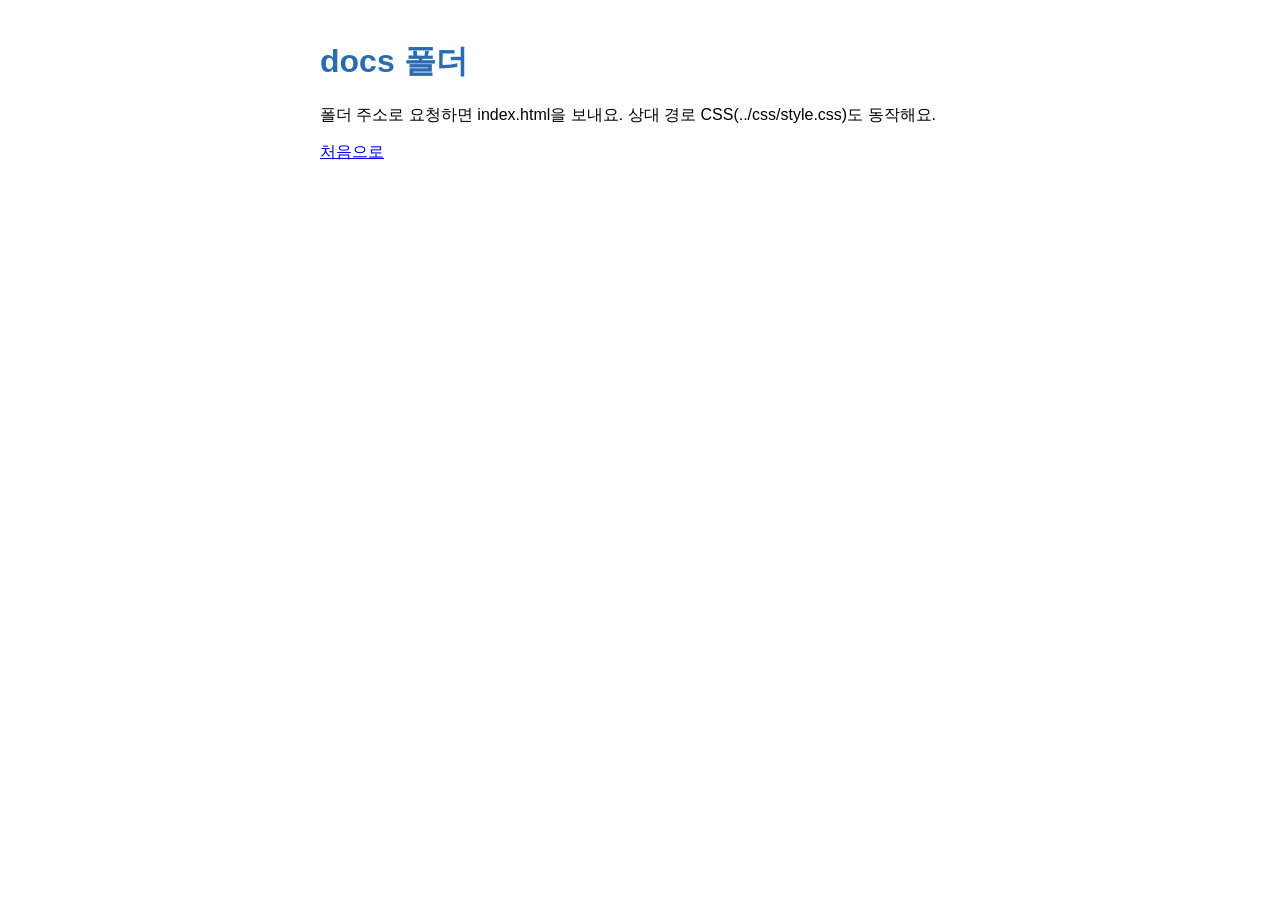
<file: www/docs/index.html>
<!doctype html>
<html lang="ko"><head><meta charset="utf-8"><title>docs</title><link rel="stylesheet" href="../css/style.css"></head>
<body><h1>docs 폴더</h1><p>폴더 주소로 요청하면 index.html을 보내요. 상대 경로 CSS(../css/style.css)도 동작해요.</p><a href="/">처음으로</a></body></html>
</file>
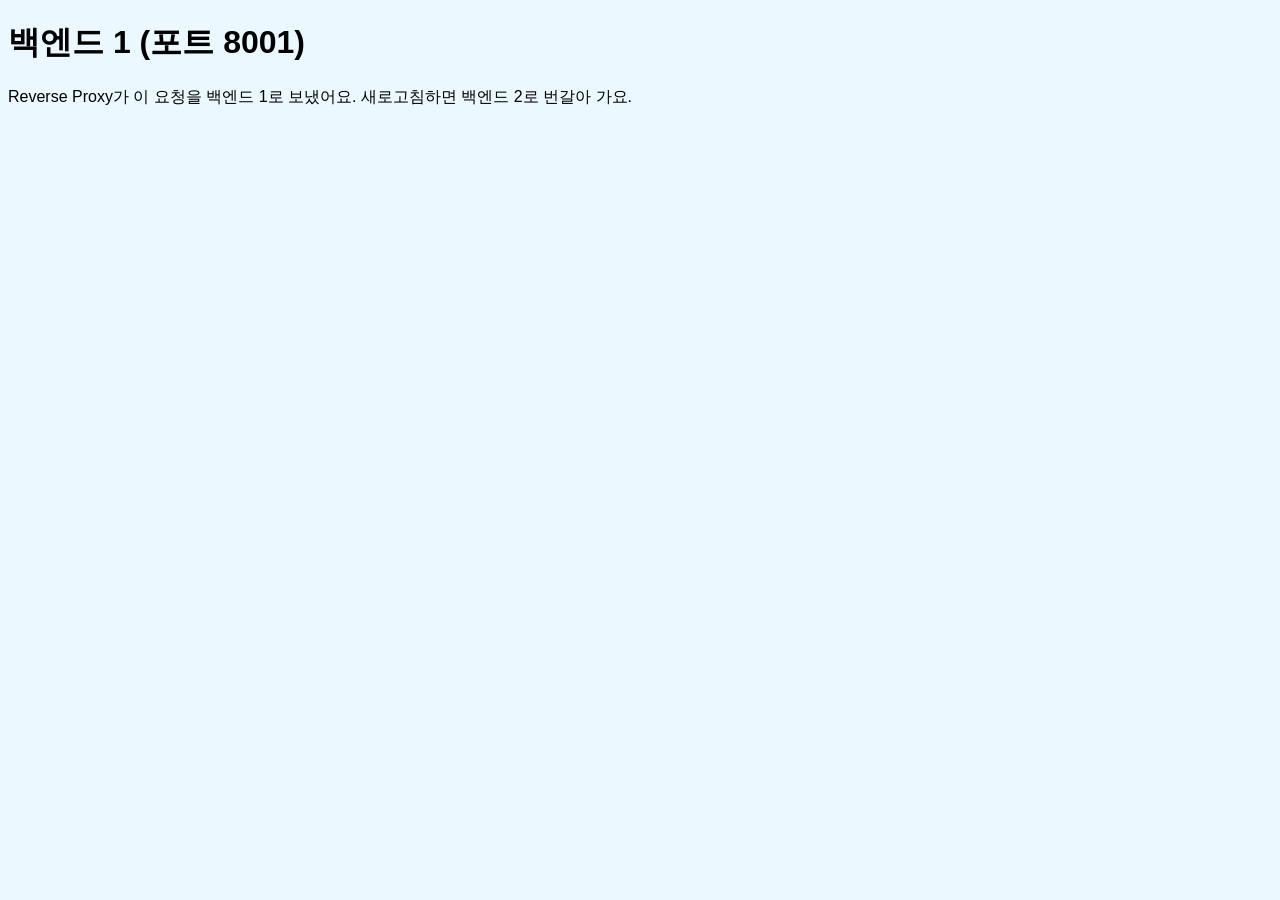
<file: demo/backend1/api/index.html>
<!doctype html><html lang="ko"><head><meta charset="utf-8"><title>백엔드 1</title></head>
<body style="font-family:sans-serif;background:#ebf8ff"><h1>백엔드 1 (포트 8001)</h1><p>Reverse Proxy가 이 요청을 백엔드 1로 보냈어요. 새로고침하면 백엔드 2로 번갈아 가요.</p></body></html>
</file>
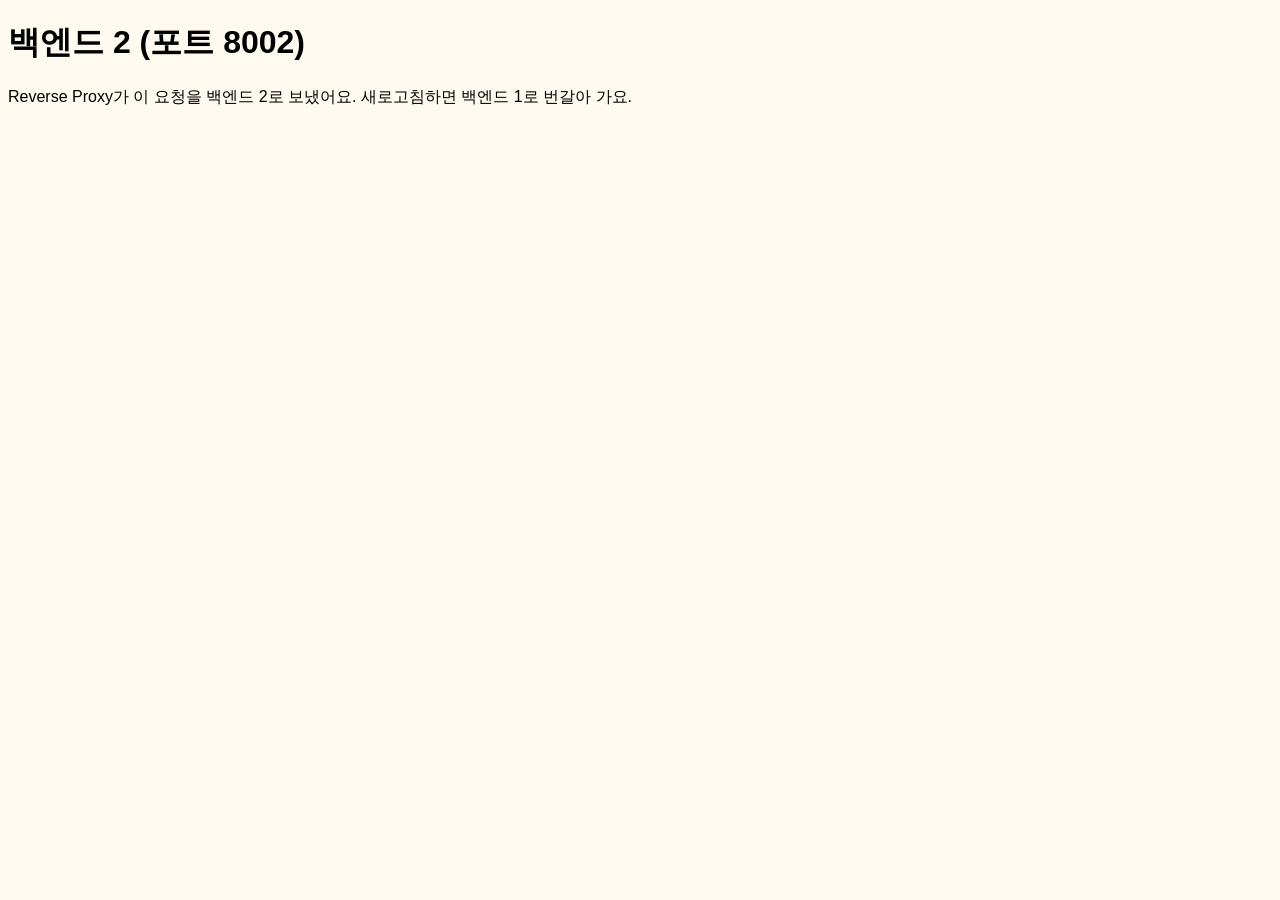
<file: demo/backend2/api/index.html>
<!doctype html><html lang="ko"><head><meta charset="utf-8"><title>백엔드 2</title></head>
<body style="font-family:sans-serif;background:#fffaf0"><h1>백엔드 2 (포트 8002)</h1><p>Reverse Proxy가 이 요청을 백엔드 2로 보냈어요. 새로고침하면 백엔드 1로 번갈아 가요.</p></body></html>
</file>
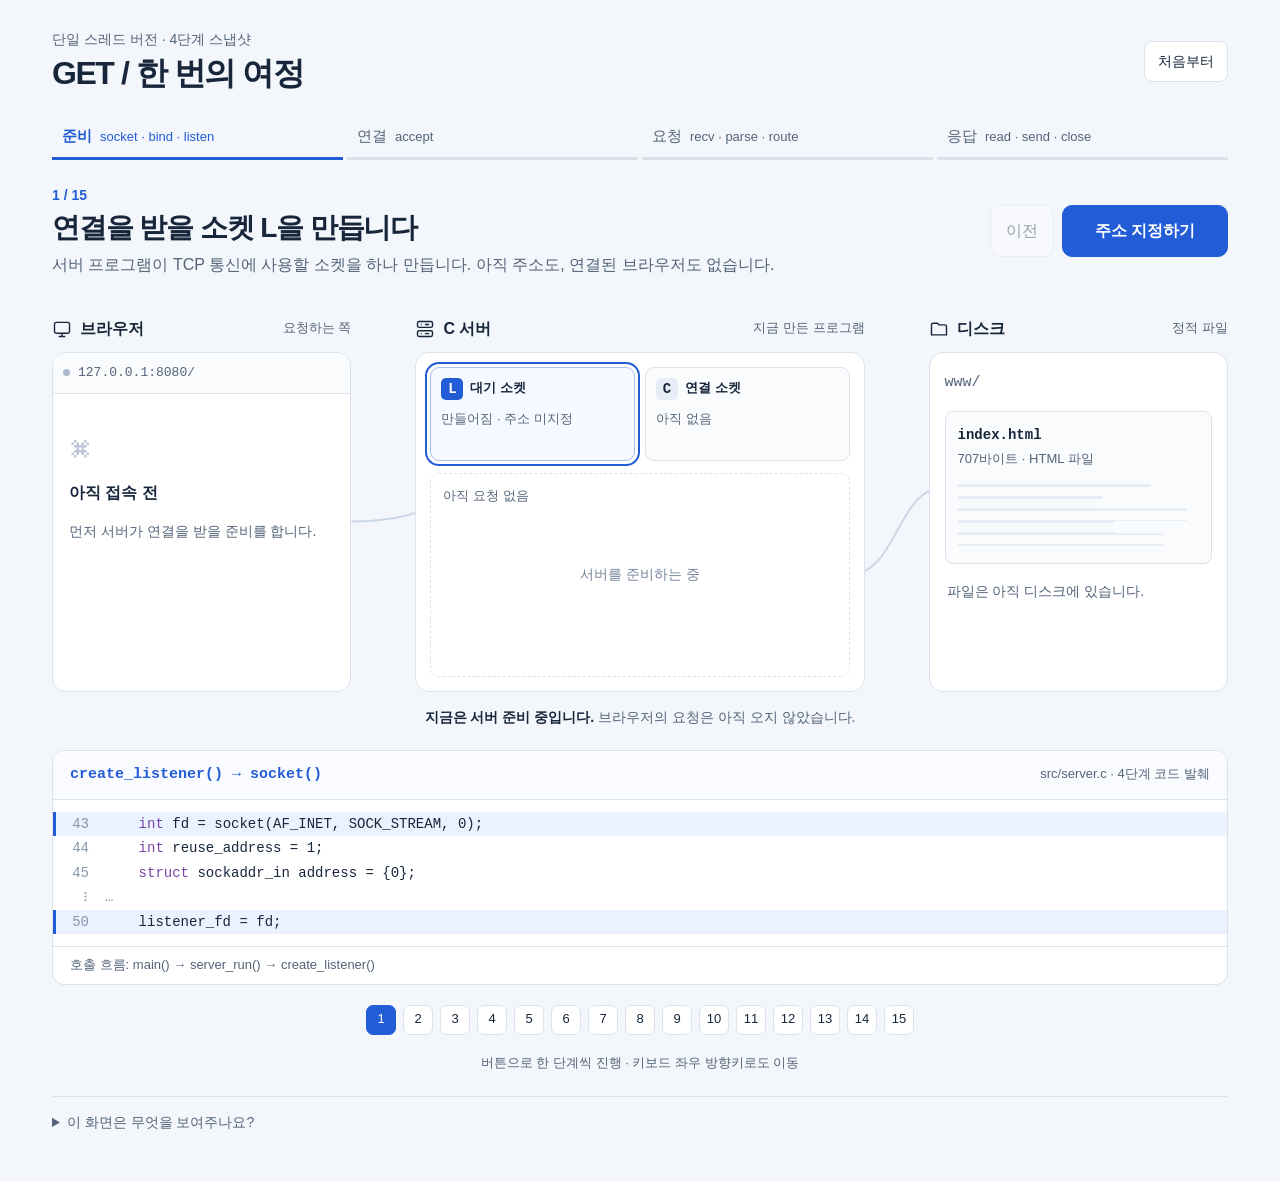
<file: webserver/www/flow.html>
<!doctype html>
<html lang="ko">
<head>
  <meta charset="utf-8">
  <meta name="viewport" content="width=device-width, initial-scale=1">
  <meta name="color-scheme" content="light">
  <title>GET / 한 번의 여정 · C 웹서버</title>
  <style>
    :root { --ink:#17263b; --muted:#53647a; --line:#dbe2ec; --blue:#235cd7; --soft:#edf3ff; --green:#13734d; --paper:#fff; --back:#f3f6fa; }
    * { box-sizing:border-box; }
    body { margin:0; color:var(--ink); background:var(--back); font:16px/1.6 -apple-system,BlinkMacSystemFont,"Segoe UI",sans-serif; word-break:keep-all; }
    button,a { -webkit-tap-highlight-color:transparent; }
    button { font:inherit; cursor:pointer; color:inherit; }
    button:disabled { cursor:default; opacity:.4; }
    button:focus-visible,a:focus-visible,summary:focus-visible { outline:3px solid #e59b11; outline-offset:4px; }
    button { touch-action:manipulation; }
    a { color:var(--blue); text-underline-offset:3px; }
    code,pre,.mono { font-family:ui-monospace,SFMono-Regular,Consolas,monospace; }
    .app { max-width:1240px; padding:28px 32px 48px; margin:auto; }
    .masthead { display:flex; align-items:center; justify-content:space-between; gap:20px; margin-bottom:20px; }
    .eyebrow { font-size:.875rem; color:var(--muted); margin:0; }
    h1 { font-size:clamp(1.45rem,2.7vw,2rem); letter-spacing:-.045em; line-height:1.3; margin:3px 0 0; }
    .quiet { padding:8px 13px; border:1px solid var(--line); border-radius:8px; background:var(--paper); font-size:.875rem; }
    .journey { display:grid; grid-template-columns:repeat(4,1fr); gap:4px; margin-bottom:24px; }
    .phase { padding:9px 10px; border:0; border-bottom:3px solid var(--line); background:transparent; text-align:left; color:var(--muted); font-size:.9375rem; }
    .phase[data-state="current"] { border-color:var(--blue); color:var(--blue); font-weight:600; }
    .phase[data-state="done"] { border-color:#a9bce6; color:var(--ink); }
    .phase small { margin-left:8px; font-size:.8125rem; font-weight:400; }
    .lesson { display:flex; justify-content:space-between; gap:20px; align-items:center; margin-bottom:18px; min-height:94px; }
    .lesson-copy { flex:1; }
    .step-counter { color:var(--blue); font-size:.875rem; font-weight:600; }
    h2 { font-size:clamp(1.3rem,2.5vw,1.75rem); line-height:1.35; letter-spacing:-.04em; margin:3px 0 5px; }
    .explanation { margin:0; color:var(--muted); max-width:780px; }
    .mobile-explanation { display:none; }
    .navigation { display:flex; align-items:center; gap:8px; flex-shrink:0; }
    .previous { width:64px; padding:12px 8px; border:1px solid var(--line); border-radius:10px; background:white; }
    .next { width:166px; padding:12px 15px; background:var(--blue); border:1px solid var(--blue); border-radius:10px; color:white; font-weight:600; }
    .next:hover { background:#1c4fbf; }
    .scene { position:relative; isolation:isolate; display:grid; grid-template-columns:minmax(0,1fr) minmax(0,1.5fr) minmax(0,1fr); gap:64px; padding:20px 0 0; }
    .node { min-width:0; }
    .node-title { display:flex; align-items:center; gap:8px; font-weight:600; margin-bottom:10px; }
    .node-title svg { width:20px; height:20px; }
    .node-title span:last-child { margin-left:auto; font-size:.8125rem; color:var(--muted); font-weight:400; }
    .panel { position:relative; background:var(--paper); border:1px solid var(--line); border-radius:14px; min-height:340px; overflow:hidden; }
    .browser-bar { padding:10px; border-bottom:1px solid var(--line); background:#fafbfd; font-size:.8125rem; color:var(--muted); display:flex; gap:8px; align-items:center; }
    .browser-bar::before { content:""; width:7px; height:7px; border-radius:50%; background:#aebacc; flex-shrink:0; }
    .browser-content { padding:20px 16px; }
    .large-symbol { margin:8px 0 10px; color:#bcc8d9; font-size:2.5rem; font-weight:500; line-height:1.2; }
    .browser-state { font-size:1rem; font-weight:600; margin:0 0 10px; }
    .small { font-size:.875rem; color:var(--muted); }
    .request { padding:10px; background:#f5f7fa; border-radius:7px; font-size:.8125rem; white-space:pre-wrap; overflow-wrap:anywhere; word-break:break-all; margin:0; }
    .request .selected { background:#cfe0ff; color:#123a8e; border-radius:2px; }
    .request .end { color:var(--blue); background:#e0eaff; }
    .rendered { padding:16px 12px; border-top:4px solid var(--blue); background:#f2f6ff; border-radius:6px; }
    .rendered strong { display:block; font-size:1.15rem; line-height:1.6; margin:5px 0 9px; }
    .rendered p { margin:0; font-size:.8125rem; color:var(--muted); }
    .server-panel { padding:14px; display:flex; flex-direction:column; gap:12px; }
    .socket-row { display:grid; grid-template-columns:1fr 1fr; gap:10px; }
    .socket { border:1px solid var(--line); border-radius:9px; min-height:94px; padding:10px; background:#fafbfd; }
    .socket-name { display:flex; gap:7px; align-items:center; font-size:.8125rem; font-weight:600; }
    .letter { display:inline-flex; width:22px; height:22px; border-radius:5px; align-items:center; justify-content:center; background:#e7edf6; font:600 .875rem/1 ui-monospace,monospace; flex-shrink:0; }
    .socket-state { margin:9px 0 0; font-size:.8125rem; color:var(--muted); line-height:1.5; }
    .socket[data-live="true"] .letter { background:var(--blue); color:white; }
    .socket[data-live="true"] { border-color:#a6bfef; background:#f6f9ff; }
    .workbench { flex:1; min-height:180px; border:1px dashed var(--line); border-radius:9px; padding:12px; }
    .work-label { font-size:.8125rem; color:var(--muted); margin-bottom:8px; }
    .placeholder { display:flex; align-items:center; justify-content:center; min-height:120px; font-size:.875rem; color:#75869c; }
    .fields { display:grid; grid-template-columns:72px 1fr; margin:0; font-size:.875rem; column-gap:8px; row-gap:7px; }
    .fields dt { color:var(--muted); }
    .fields dd { margin:0; overflow-wrap:anywhere; font-family:ui-monospace,SFMono-Regular,monospace; }
    .route-display { display:flex; align-items:center; justify-content:space-around; gap:10px; min-height:60px; font-size:1.1rem; color:var(--blue); font-family:ui-monospace,monospace; }
    .chunk { background:var(--soft); border:1px solid #bdd0f3; border-radius:8px; padding:12px; }
    .chunk strong { display:block; color:var(--blue); }
    .chunk span { font-size:.875rem; }
    .disk-panel { padding:18px 15px; }
    .folder { font-family:ui-monospace,monospace; font-size:.9375rem; margin-bottom:16px; color:var(--muted); }
    .file { border:1px solid var(--line); border-radius:8px; padding:12px; font-size:.875rem; background:#fafbfd; }
    .file-name { font-family:ui-monospace,monospace; font-weight:600; margin-bottom:3px; }
    .file-size { font-size:.8125rem; color:var(--muted); }
    .file-lines { height:62px; margin:14px 0 5px; background:repeating-linear-gradient(to bottom,#dce5f1 0,#dce5f1 3px,transparent 3px,transparent 12px); opacity:.65; clip-path:polygon(0 0,80% 0,80% 20%,60% 20%,60% 40%,95% 40%,95% 60%,65% 60%,65% 80%,85% 80%,85% 100%,0 100%); }
    .disk-note { margin:16px 2px 0; font-size:.875rem; color:var(--muted); }
    [data-active="true"] { outline:2px solid var(--blue); outline-offset:3px; }
    .connections { position:absolute; inset:0; width:100%; height:100%; overflow:visible; pointer-events:none; z-index:-1; }
    .wire { stroke:#cbd6e7; stroke-width:2; fill:none; }
    .wire[data-lit="true"] { stroke:var(--blue); stroke-width:2.5; }
    .arrow { fill:var(--blue); }
    .wire-label { position:absolute; font-size:.75rem; color:var(--muted); background:var(--back); padding:2px 4px; pointer-events:none; white-space:nowrap; transform:translate(-50%,-100%); }
    .packet { position:absolute; left:0; top:0; pointer-events:none; z-index:4; background:var(--blue); color:white; border:3px solid var(--back); border-radius:7px; padding:4px 8px; font-size:.8125rem; font-weight:600; white-space:nowrap; box-shadow:0 3px 12px #142e6030; }
    .scene-caption { margin:14px 0 18px; min-height:26px; font-size:.875rem; color:var(--muted); text-align:center; }
    .scene-caption strong { color:var(--ink); font-weight:600; }
    .code-panel { border:1px solid var(--line); border-radius:12px; overflow:hidden; background:white; }
    .code-heading { display:flex; flex-wrap:wrap; align-items:center; gap:7px 14px; justify-content:space-between; padding:12px 17px; background:#f9fbfe; border-bottom:1px solid var(--line); }
    .function { color:var(--blue); font-size:.9375rem; font-weight:600; }
    .source { color:var(--muted); font-size:.8125rem; }
    .code-body { padding:12px 0; margin:0; overflow:auto; min-height:92px; font-size:.875rem; line-height:1.75; tab-size:4; word-break:normal; }
    .code-line { display:flex; min-width:max-content; padding:0 16px 0 0; }
    .line-number { display:inline-block; width:52px; flex-shrink:0; user-select:none; text-align:right; padding-right:16px; color:#8996a9; }
    .code-line.hit { background:#eaf1ff; box-shadow:inset 3px 0 var(--blue); }
    .code-line.gap { color:#8492a4; }
    .syntax-string { color:#177147; }
    .syntax-keyword { color:#7b44a5; }
    .syntax-comment { color:#728298; }
    .call-stack { padding:8px 17px; border-top:1px solid var(--line); color:var(--muted); font-size:.8125rem; overflow-wrap:anywhere; }
    .timeline { margin:20px 0 0; display:flex; justify-content:center; flex-wrap:wrap; gap:7px; }
    .step-dot { width:30px; height:30px; border:1px solid var(--line); background:white; border-radius:7px; font-size:.8125rem; }
    .step-dot[aria-current="step"] { color:white; background:var(--blue); border-color:var(--blue); }
    .footnote { margin:18px auto 0; text-align:center; color:var(--muted); font-size:.8125rem; }
    .replay { border:0; padding:3px 8px; background:none; color:var(--blue); text-decoration:underline; text-underline-offset:3px; }
    details { margin-top:22px; padding-top:14px; border-top:1px solid var(--line); font-size:.875rem; color:var(--muted); }
    summary { cursor:pointer; width:fit-content; }
    details p { max-width:780px; }
    noscript { display:block; background:white; border:1px solid var(--line); padding:20px; margin:20px; }
    @media (max-width:1000px) {
      .app { padding:24px; }
      .scene { gap:34px; grid-template-columns:minmax(0,1fr) minmax(0,1.45fr) minmax(0,.9fr); }
      .socket-row { gap:7px; }
      .socket { padding:8px; }
      .phase small { display:none; }
    }
    @media (max-width:720px) {
      .app { padding:14px 14px 28px; }
      .masthead { gap:10px; margin-bottom:10px; }
      h1 { font-size:1.25rem; }
      .quiet { padding:7px 9px; }
      .journey { margin-bottom:12px; }
      .phase { font-size:.875rem; padding:6px 3px; }
      .lesson { display:block; min-height:0; }
      h2 { font-size:1.2rem; }
      .explanation { display:none; }
      .mobile-explanation { display:block; margin:5px 0 0; padding:0; border:0; font-size:.8125rem; }
      .mobile-explanation p { margin:6px 0; font-size:.875rem; }
      .navigation { margin-top:10px; }
      .previous,.next { padding-top:9px; padding-bottom:9px; }
      .next { flex:1; width:auto; }
      .scene { grid-template-columns:minmax(0,1fr) minmax(0,1fr); gap:34px 14px; padding-top:5px; }
      #browser-node { order:1; }
      #disk-node { order:2; }
      #server-node { order:3; grid-column:1 / -1; }
      .node-title { font-size:.875rem; margin-bottom:7px; }
      .node-title span:last-child { display:none; }
      .panel { min-height:0; }
      #browser-panel,.disk-panel { height:126px; }
      .browser-content { min-height:0; padding:9px; }
      .browser-state { font-size:.875rem; margin:0 0 5px; }
      .browser-content .small { display:none; }
      .browser-content .request { max-height:30px; overflow:hidden; white-space:pre; padding:5px; }
      .browser-bar { padding:5px 8px; font-size:.6875rem; }
      .large-symbol { display:none; }
      .server-panel { min-height:225px; padding:10px; gap:10px; }
      .socket { min-height:82px; }
      .socket-name,.socket-state { font-size:.875rem; }
      .socket-state { margin-top:5px; }
      .workbench { min-height:95px; padding:9px; }
      .work-label { margin-bottom:6px; }
      .placeholder { min-height:50px; }
      .disk-panel { padding:10px 8px; }
      .folder { display:none; }
      .file { border:0; background:transparent; padding:5px; }
      .file-lines { height:30px; margin-top:10px; }
      .disk-note { display:none; }
      .rendered { padding:6px; border-top-width:2px; }
      .rendered strong { font-size:.875rem; margin:3px 0; }
      .rendered .eyebrow { font-size:.6875rem; }
      .rendered p { display:none; }
      .scene-caption { text-align:left; }
      .code-heading { padding:10px 12px; }
      .code-body { font-size:.8125rem; }
      .line-number { width:40px; padding-right:10px; }
      .timeline { gap:5px; }
      .step-dot { width:32px; height:32px; }
    }
    @media (prefers-reduced-motion:reduce) { *,*::before,*::after { scroll-behavior:auto !important; } }
  </style>
</head>
<body>
<noscript>이 학습 페이지는 JavaScript가 필요합니다. JavaScript를 켠 뒤 다시 열어 주세요.</noscript>
<main class="app">
  <header class="masthead">
    <div><p class="eyebrow">단일 스레드 버전 · 4단계 스냅샷</p><h1>GET / 한 번의 여정</h1></div>
    <button class="quiet" id="restart" type="button">처음부터</button>
  </header>
  <nav class="journey" aria-label="구간 선택">
    <button class="phase" type="button" data-phase="0">준비<small>socket · bind · listen</small></button>
    <button class="phase" type="button" data-phase="1">연결<small>accept</small></button>
    <button class="phase" type="button" data-phase="2">요청<small>recv · parse · route</small></button>
    <button class="phase" type="button" data-phase="3">응답<small>read · send · close</small></button>
  </nav>
  <section class="lesson" aria-label="현재 동작">
    <div class="lesson-copy" aria-live="polite" aria-atomic="true">
      <div class="step-counter" id="counter"></div><h2 id="title"></h2><p class="explanation" id="explanation"></p>
    </div>
    <details class="mobile-explanation"><summary>이 동작 설명</summary><p id="mobile-description"></p></details>
    <div class="navigation"><button class="previous" id="previous" type="button">이전</button><button class="next" id="next" type="button">다음</button></div>
  </section>
  <section class="scene" id="scene" aria-label="브라우저와 C 서버와 파일 사이의 흐름">
    <svg class="connections" id="connections" aria-hidden="true"><defs><marker id="arrowhead" markerWidth="7" markerHeight="7" refX="6" refY="3.5" orient="auto"><path d="M0 0 L7 3.5 L0 7" class="arrow"/></marker></defs><path id="network-wire" class="wire"/><path id="file-wire" class="wire"/></svg>
    <span class="wire-label" id="network-label" aria-hidden="true"></span><span class="wire-label" id="file-label" aria-hidden="true"></span>
    <div class="packet" id="packet" aria-hidden="true" hidden></div>
    <article class="node" id="browser-node">
      <div class="node-title"><svg viewBox="0 0 24 24" fill="none" stroke="currentColor" stroke-width="1.7" aria-hidden="true"><rect x="3" y="4" width="18" height="13" rx="2"/><path d="M8 21h8M12 17v4"/></svg>브라우저<span>요청하는 쪽</span></div>
      <div class="panel" id="browser-panel"><div class="browser-bar mono">127.0.0.1:8080/</div><div class="browser-content" id="browser-content"></div></div>
    </article>
    <article class="node" id="server-node">
      <div class="node-title"><svg viewBox="0 0 24 24" fill="none" stroke="currentColor" stroke-width="1.7" aria-hidden="true"><rect x="3" y="3" width="18" height="7" rx="2"/><rect x="3" y="14" width="18" height="7" rx="2"/><path d="M7 6.5h1M7 17.5h1M12 6.5h5M12 17.5h5"/></svg>C 서버<span>지금 만든 프로그램</span></div>
      <div class="panel server-panel">
        <div class="socket-row">
          <div class="socket" id="listener"><div class="socket-name"><span class="letter">L</span>대기 소켓</div><p class="socket-state" id="listener-state"></p></div>
          <div class="socket" id="client"><div class="socket-name"><span class="letter">C</span>연결 소켓</div><p class="socket-state" id="client-state"></p></div>
        </div>
        <div class="workbench" id="workbench"><div class="work-label" id="work-label">현재 처리 중인 것</div><div id="workspace"></div></div>
      </div>
    </article>
    <article class="node" id="disk-node">
      <div class="node-title"><svg viewBox="0 0 24 24" fill="none" stroke="currentColor" stroke-width="1.7" aria-hidden="true"><path d="M3 7a2 2 0 0 1 2-2h5l2 2h7a2 2 0 0 1 2 2v10H3z"/></svg>디스크<span>정적 파일</span></div>
      <div class="panel disk-panel"><div class="folder">www/</div><div class="file" id="file"><div class="file-name">index.html</div><div class="file-size" id="file-size"></div><div class="file-lines" aria-hidden="true"></div></div><p class="disk-note" id="disk-note"></p></div>
    </article>
  </section>
  <p class="scene-caption" id="caption"></p>
  <section class="code-panel" aria-label="실제 C 소스 코드">
    <div class="code-heading"><code class="function" id="function"></code><span class="source" id="source"></span></div>
    <pre class="code-body"><code id="code"></code></pre>
    <div class="call-stack" id="call-stack"></div>
  </section>
  <nav class="timeline" id="timeline" aria-label="전체 단계 바로 이동"></nav>
  <p class="footnote">버튼으로 한 단계씩 진행 · 키보드 좌우 방향키로도 이동 <button class="replay" id="replay" type="button">지금 움직임 다시 보기</button></p>
  <details><summary>이 화면은 무엇을 보여주나요?</summary><p>스레드 풀 도입 전 4단계 버전에서 정상적인 <code>GET /</code> 요청을 처리하던 경로를 재현합니다. 현재 서버는 메인이 접속을 받아 큐에 넣고 워커가 요청을 처리합니다. 이 화면의 코드는 이전 단일 스레드 버전의 스냅샷입니다. 버튼은 학습 화면을 이동시키며 실제 서버 실행을 제어하지 않습니다.</p><p>예시는 포트 8080, 문서 루트 <code>./www</code>, <code>Connection: close</code>를 사용합니다. 요청 헤더가 한 번에 도착하는 경우이며, 서버 코드는 나뉘어 도착하는 경우도 처리합니다. 파일은 최대 16KiB씩 읽습니다. 여기의 index.html은 한 블록에 들어갑니다.</p><p>브라우저가 HTML을 받은 뒤 CSS 등을 추가로 요청하는 과정은 별도 요청이므로 여기서는 생략합니다. L과 C는 역할을 구별하기 위한 이름입니다. 아래 코드는 <span id="snapshot"></span>의 단일 스레드 버전에서 발췌했습니다.</p></details>
</main>
<script id="flow-data" type="application/json">{"snapshot": "2026-11-23", "fileBytes": 707, "steps": [{"title": "연결을 받을 소켓 L을 만듭니다", "action": "소켓 만들기", "description": "서버 프로그램이 TCP 통신에 사용할 소켓을 하나 만듭니다. 아직 주소도, 연결된 브라우저도 없습니다.", "phase": 0, "fn": "create_listener() → socket()", "file": "server.c", "lines": [{"number": 43, "text": "    int fd = socket(AF_INET, SOCK_STREAM, 0);"}, {"number": 44, "text": "    int reuse_address = 1;"}, {"number": 45, "text": "    struct sockaddr_in address = {0};"}, {"number": 50, "text": "    listener_fd = fd;"}], "highlight": [43, 50], "stack": ["main()", "server_run()", "create_listener()"], "active": ["listener"], "workLabel": "아직 요청 없음", "caption": "\u003cstrong>지금은 서버 준비 중입니다.\u003c/strong> 브라우저의 요청은 아직 오지 않았습니다.", "packet": null}, {"title": "L에 주소와 포트를 붙입니다", "action": "주소 지정하기", "description": "“127.0.0.1:8080으로 오는 연결은 이 소켓이 받을 거야”라고 지정합니다.", "phase": 0, "fn": "create_listener() → bind()", "file": "server.c", "lines": [{"number": 56, "text": "    address.sin_family = AF_INET;"}, {"number": 57, "text": "    address.sin_port = htons(port);"}, {"number": 62, "text": "    if (bind(fd, (struct sockaddr *)&address, sizeof(address)) == -1) {"}, {"number": 63, "text": "        return -1;"}, {"number": 64, "text": "    }"}], "highlight": [62], "stack": ["main()", "server_run()", "create_listener()"], "active": ["listener"], "workLabel": "아직 요청 없음", "caption": "\u003cstrong>bind()\u003c/strong>는 소켓에 서버의 주소와 포트를 배정합니다.", "packet": null}, {"title": "L을 연결 대기 상태로 만듭니다", "action": "접속 받을 준비", "description": "이제 브라우저가 8080번 포트로 접속할 수 있습니다. L은 새 연결을 받아들이는 입구입니다.", "phase": 0, "fn": "create_listener() → listen()", "file": "server.c", "lines": [{"number": 65, "text": "    if (listen(fd, LISTEN_BACKLOG) == -1) {"}, {"number": 66, "text": "        return -1;"}, {"number": 67, "text": "    }"}], "highlight": [65], "stack": ["main()", "server_run()", "create_listener()"], "active": ["listener"], "workLabel": "아직 요청 없음", "caption": "\u003cstrong>socket() → bind() → listen()\u003c/strong>은 서버 시작 시 준비하는 과정입니다.", "packet": null}, {"title": "접속을 받으면 연결 소켓 C가 생깁니다", "action": "브라우저로 접속", "description": "브라우저가 TCP 연결을 맺으면 accept()가 이 연결을 담당할 C를 돌려줍니다. 대기 소켓 L은 그대로 남습니다.", "phase": 1, "fn": "server_run() → accept()", "file": "server.c", "lines": [{"number": 156, "text": "        int client_fd = accept(fd, (struct sockaddr *)&peer, &peer_length);"}, {"number": 170, "text": "        handle_client(client_fd, &peer, &routes);"}], "highlight": [156], "stack": ["main()", "server_run()"], "active": ["listener", "client", "browser-panel"], "workLabel": "연결 완료 · 요청 수신 전", "caption": "\u003cstrong>L = 새 연결을 받는 입구\u003c/strong> · \u003cstrong>C = 이 브라우저와 데이터를 주고받는 통로\u003c/strong>", "packet": {"route": "network", "label": "TCP 연결"}}, {"title": "C를 통해 GET 요청을 받습니다", "action": "GET 요청 보내기", "description": "브라우저가 “첫 화면을 줘”라는 HTTP 문장을 보냅니다. recv()가 받은 바이트를 서버 메모리에 담습니다.", "phase": 2, "fn": "http_read_request() → receive() → recv()", "file": "http_reader.c", "lines": [{"number": 35, "text": "        received = recv(fd, buffer, capacity, 0);"}, {"number": 82, "text": "        received = receive(fd, reader->buffer + reader->used,"}, {"number": 83, "text": "                           sizeof(reader->buffer) - reader->used);"}, {"number": 90, "text": "        reader->used += (size_t)received;"}], "highlight": [35], "stack": ["main()", "server_run()", "handle_client()", "http_read_request()", "receive()"], "active": ["client", "workbench"], "workLabel": "받은 요청 바이트", "caption": "\u003cstrong>수신\u003c/strong>은 브라우저가 보낸 요청을 C 서버가 받는 과정입니다.", "packet": {"route": "network", "label": "GET /"}}, {"title": "헤더가 끝났는지 확인합니다", "action": "헤더 끝 확인", "description": "빈 줄을 뜻하는 \\r\\n\\r\\n을 찾았습니다. 이제 요청 라인과 헤더를 해석할 수 있습니다.", "phase": 2, "fn": "header_end()", "file": "http_reader.c", "lines": [{"number": 54, "text": "    for (size_t i = start; i + 3 \u003c reader->used; ++i) {"}, {"number": 55, "text": "        if (memcmp(reader->buffer + i, \"\\r\\n\\r\\n\", 4) == 0) {"}, {"number": 56, "text": "            return i + 4;"}, {"number": 57, "text": "        }"}], "highlight": [55, 56], "stack": ["main()", "server_run()", "handle_client()", "http_read_request()", "header_end()"], "active": ["workbench"], "workLabel": "헤더 끝 발견", "caption": "\u003cstrong>헤더 끝 확인\u003c/strong> → 이 예시에서는 GET 요청에 본문이 없으므로 추가 본문 수신이 필요 없습니다.", "packet": null}, {"title": "첫 줄에서 무엇을 원하는지 읽습니다", "action": "요청 라인 읽기", "description": "GET은 “가져오기”, /는 “첫 화면”, HTTP/1.1은 “사용할 HTTP 버전”입니다. 각각 요청 구조체에 저장합니다.", "phase": 2, "fn": "parse_request_line()", "file": "http_parser.c", "lines": [{"number": 87, "text": "    strcpy(request->method, line);"}, {"number": 88, "text": "    strcpy(request->target, target);"}, {"number": 89, "text": "    strcpy(request->version, version);"}, {"number": 90, "text": "    return HTTP_OK;"}], "highlight": [87, 88, 89], "stack": ["main()", "server_run()", "handle_client()", "http_read_request()", "http_parse_headers()", "parse_request_line()"], "active": ["workbench"], "workLabel": "요청 라인 해석 결과", "caption": "\u003cstrong>요청 라인\u003c/strong>은 “무엇을, 어디에서, 어떤 버전으로” 요청하는지 알려줍니다.", "packet": null}, {"title": "헤더에서 요청의 부가 정보를 읽습니다", "action": "헤더 읽기", "description": "Host와 Connection을 해석합니다. 이 GET에는 Content-Length가 없으므로 요청 본문은 0바이트입니다.", "phase": 2, "fn": "parse_fields()", "file": "http_parser.c", "lines": [{"number": 204, "text": "        if (strcasecmp(cursor, \"Host\") == 0) {"}, {"number": 208, "text": "            request->host = value;"}, {"number": 225, "text": "        } else if (strcasecmp(cursor, \"Connection\") == 0) {"}, {"number": 226, "text": "            status = parse_connection(value, &connection_close, &connection_keep_alive);"}, {"number": 249, "text": "    request->keep_alive = !connection_close &&"}, {"number": 250, "text": "        (strcmp(request->version, \"HTTP/1.1\") == 0 || connection_keep_alive);"}, {"number": 251, "text": "    return HTTP_OK;"}], "highlight": [208, 226], "stack": ["main()", "server_run()", "handle_client()", "http_read_request()", "http_parse_headers()", "parse_fields()"], "active": ["workbench"], "workLabel": "헤더 해석 결과", "caption": "\u003cstrong>요청 수신·파싱 완료.\u003c/strong> 본문은 없고, 응답을 만든 뒤 연결을 닫을 요청입니다.", "packet": null}, {"title": "/ 요청을 index.html로 연결합니다", "action": "처리할 파일 정하기", "description": "라우터가 /를 /index.html로 바꿉니다. 그 경로를 정적 파일을 제공하는 함수에 넘깁니다.", "phase": 2, "fn": "router_match() → static_file_serve()", "file": "router.c", "lines": [{"number": 96, "text": "    route->kind = ROUTE_STATIC;"}, {"number": 97, "text": "    if (directory) {"}, {"number": 98, "text": "        const char *index = used == 1 ? \"index.html\" : \"/index.html\";"}, {"number": 99, "text": "        size_t length = strlen(index);"}, {"number": 102, "text": "        memcpy(route->path + used, index, length + 1);"}, {"number": 120, "text": "    return static_file_serve(client_fd, routes->root_fd, route.path);"}], "highlight": [98, 102, 120], "stack": ["main()", "server_run()", "handle_client()", "router_handle()", "router_match()"], "active": ["workbench", "file"], "workLabel": "라우팅 결과", "caption": "\u003cstrong>라우팅\u003c/strong>은 받은 요청을 어떤 처리로 보낼지 정하는 단계입니다.", "packet": null}, {"title": "디스크의 index.html을 엽니다", "action": "파일 열기", "description": "문서 루트 안의 파일을 안전하게 열고, 크기와 MIME 타입을 확인합니다. 아직 HTML 내용은 보내지 않았습니다.", "phase": 3, "fn": "static_file_open()", "file": "static_file.c", "lines": [{"number": 121, "text": "        fd = openat(directory_fd, component, flags);"}, {"number": 126, "text": "        if (fstat(fd, &opened) == -1) {"}, {"number": 137, "text": "            file->fd = fd;"}, {"number": 138, "text": "            file->length = opened.st_size;"}, {"number": 139, "text": "            file->content_type = static_file_mime_type(path);"}], "highlight": [121, 138, 139], "stack": ["main()", "server_run()", "handle_client()", "router_handle()", "static_file_serve()", "static_file_open()"], "active": ["file", "workbench"], "workLabel": "연 파일의 정보", "caption": "\u003cstrong>openat()\u003c/strong>으로 열고 \u003cstrong>fstat()\u003c/strong>으로 크기를 확인합니다. HTML의 MIME은 text/html입니다.", "packet": null}, {"title": "파일 내용을 서버 메모리에 읽습니다", "action": "파일 내용 읽기", "description": "read()가 디스크의 바이트를 chunk 배열에 담습니다. 최대 16KiB씩 읽으며, 이 파일은 707바이트라 한 블록에 들어갑니다.", "phase": 3, "fn": "static_file_serve() → read_file() → read()", "file": "static_file.c", "lines": [{"number": 161, "text": "        count = read(fd, buffer, capacity);"}, {"number": 169, "text": "    unsigned char chunk[FILE_CHUNK_BYTES];"}, {"number": 180, "text": "        size_t amount = remaining \u003c (off_t)sizeof(chunk) ? (size_t)remaining : sizeof(chunk);"}, {"number": 181, "text": ""}, {"number": 182, "text": "        count = read_file(file.fd, chunk, amount);"}], "highlight": [161, 182], "stack": ["main()", "server_run()", "handle_client()", "router_handle()", "static_file_serve()", "read_file()"], "active": ["file", "workbench"], "workLabel": "응답으로 보낼 파일 내용", "caption": "\u003cstrong>디스크 → C 서버 메모리.\u003c/strong> 파일 이름을 보내는 것이 아니라 파일의 내용을 읽습니다.", "packet": {"route": "file", "label": "HTML 내용"}}, {"title": "먼저 응답의 설명을 보냅니다", "action": "응답 헤더 보내기", "description": "200 OK, 파일의 종류, 본문 길이를 HTTP 헤더로 만듭니다. send()를 통해 브라우저에 먼저 전달합니다.", "phase": 3, "fn": "http_send_headers() → http_send_all()", "file": "http_response.c", "lines": [{"number": 74, "text": "    length = snprintf(header, sizeof(header),"}, {"number": 75, "text": "        \"HTTP/1.1 %d %s\\r\\n\""}, {"number": 76, "text": "        \"Content-Type: %s\\r\\n\""}, {"number": 77, "text": "        \"Content-Length: %jd\\r\\n\""}, {"number": 78, "text": "        \"Connection: close\\r\\n\""}, {"number": 79, "text": "        \"%s\\r\\n\","}, {"number": 80, "text": "        response->status, http_status_reason(response->status), response->content_type,"}, {"number": 81, "text": "        (intmax_t)response->content_length, allow);"}, {"number": 86, "text": "    return http_send_all(fd, header, (size_t)length);"}], "highlight": [74, 86], "stack": ["main()", "server_run()", "handle_client()", "router_handle()", "static_file_serve()", "http_send_headers()"], "active": ["client", "browser-panel", "workbench"], "workLabel": "응답 상태 라인과 헤더", "caption": "\u003cstrong>응답 헤더\u003c/strong>는 “성공했고, HTML이며, 본문은 이 길이만큼 온다”고 알려줍니다.", "packet": {"route": "network", "label": "200 OK · 헤더"}}, {"title": "HTML 내용을 보내 화면이 나타납니다", "action": "HTML 내용 보내기", "description": "chunk에 읽어 둔 파일 바이트를 C로 전송합니다. 브라우저가 HTML을 받아 페이지를 표시합니다.", "phase": 3, "fn": "static_file_serve() → http_send_all() → send()", "file": "static_file.c", "lines": [{"number": 197, "text": "        result = http_send_all(client_fd, chunk, (size_t)count);"}, {"number": 198, "text": "        remaining -= count;"}, {"number": 199, "text": "        if (result == 0 && remaining > 0) {"}, {"number": 200, "text": "            size_t amount = remaining \u003c (off_t)sizeof(chunk) ? (size_t)remaining : sizeof(chunk);"}, {"number": 201, "text": ""}, {"number": 202, "text": "            count = read_file(file.fd, chunk, amount);"}, {"number": 203, "text": "        }"}], "highlight": [197, 198], "stack": ["main()", "server_run()", "handle_client()", "router_handle()", "static_file_serve()", "http_send_all()"], "active": ["workbench", "client", "browser-panel"], "workLabel": "브라우저로 보내는 응답 본문", "caption": "\u003cstrong>C 서버 메모리 → 브라우저.\u003c/strong> 큰 파일은 read()와 send()를 반복하며 보냅니다.", "packet": {"route": "network", "label": "HTML · 707B"}}, {"title": "파일·요청 메모리·연결 C를 정리합니다", "action": "요청 처리 마치기", "description": "파일을 닫고 요청 메모리를 해제한 뒤 C도 닫습니다. L은 닫지 않습니다. 이 순서는 각 함수가 반환되는 과정에서 이어집니다.", "phase": 3, "fn": "static_file_close() → http_request_free() → close_socket()", "file": "server.c", "lines": [{"number": 122, "text": "done:"}, {"number": 123, "text": "    http_request_free(&request);"}, {"number": 124, "text": "    close_socket(&active_client_fd);"}], "highlight": [123, 124], "stack": ["main()", "server_run()", "handle_client()"], "active": ["client", "workbench"], "workLabel": "이번 요청의 자원 정리", "caption": "\u003cstrong>닫는 것은 이 요청의 연결 C.\u003c/strong> 대기 소켓 L은 계속 유지됩니다.", "packet": null}, {"title": "다음 연결을 받을 차례입니다", "action": "대기 상태 확인", "description": "서버가 다시 accept()로 돌아갑니다. 다음 브라우저가 접속하면 그 연결을 담당할 새로운 C를 받습니다.", "phase": 3, "fn": "server_run() → accept()", "file": "server.c", "lines": [{"number": 153, "text": "    while (!stop_requested) {"}, {"number": 154, "text": "        struct sockaddr_in peer = {0};"}, {"number": 155, "text": "        socklen_t peer_length = sizeof(peer);"}, {"number": 156, "text": "        int client_fd = accept(fd, (struct sockaddr *)&peer, &peer_length);"}, {"number": 170, "text": "        handle_client(client_fd, &peer, &routes);"}, {"number": 171, "text": "    }"}], "highlight": [156], "stack": ["main()", "server_run()"], "active": ["listener"], "workLabel": "이번 요청 처리 완료", "caption": "\u003cstrong>준비는 한 번, 요청 처리는 반복.\u003c/strong> 다음 연결은 accept()부터 시작합니다.", "packet": null}]}</script>
<script>
(() => {
  'use strict';
  const data = JSON.parse(document.getElementById('flow-data').textContent);
  const $ = id => document.getElementById(id);
  const steps = data.steps;
  const phaseStarts = [0, 3, 4, 9];
  let index = 0;
  let animation = null;
  let animationTimer = null;
  let resizeFrame = 0;
  let routes = {};
  const motion = window.matchMedia('(prefers-reduced-motion: reduce)');
  const escape = text => String(text).replace(/[&<>"']/g, char => ({'&':'&amp;','<':'&lt;','>':'&gt;','"':'&quot;',"'":'&#39;'}[char]));
  const syntax = text => {
    const pattern = /("(?:\\.|[^"\\])*"|'(?:\\.|[^'\\])*'|\/\/.*$|\b(?:int|size_t|ssize_t|return|if|while|sizeof|const|char|unsigned|struct)\b)/g;
    let last = 0, output = '';
    for (const match of text.matchAll(pattern)) {
      output += escape(text.slice(last, match.index));
      const kind = match[0].startsWith('//') ? 'comment' : /^["']/.test(match[0]) ? 'string' : 'keyword';
      output += '<span class="syntax-' + kind + '">' + escape(match[0]) + '</span>';
      last = match.index + match[0].length;
    }
    return output + escape(text.slice(last));
  };
  function renderCode(step) {
    $('function').textContent = step.fn;
    $('source').textContent = 'src/' + step.file + ' · 4단계 코드 발췌';
    $('code').innerHTML = step.lines.map((line, i) => {
      const gap = i && line.number > step.lines[i - 1].number + 1 ? '<span class="code-line gap"><span class="line-number">⋮</span>…</span>' : '';
      return gap + '<span class="code-line' + (step.highlight.includes(line.number) ? ' hit' : '') + '"><span class="line-number">' + line.number + '</span><span>' + syntax(line.text) + '</span></span>';
    }).join('');
    $('call-stack').textContent = '호출 흐름: ' + step.stack.join(' → ');
  }
  function browserContent() {
    if (index < 3) return '<div class="large-symbol">⌘</div><p class="browser-state">아직 접속 전</p><p class="small">먼저 서버가 연결을 받을 준비를 합니다.</p>';
    if (index < 11) return '<p class="browser-state">' + (index === 3 ? '서버와 연결됐어요' : 'GET / 응답을 기다려요') + '</p><pre class="request">GET / HTTP/1.1\nHost: 127.0.0.1:8080\nConnection: close</pre><p class="small">“첫 화면 파일을 주세요.”</p>';
    if (index === 11) return '<p class="browser-state">응답 설명이 도착했어요</p><pre class="request">HTTP/1.1 200 OK\nContent-Type: text/html\nContent-Length: ' + data.fileBytes + '\nConnection: close</pre><p class="small">이제 HTML 내용이 옵니다.</p>';
    return '<div class="rendered"><span class="eyebrow">200 OK · HTML 수신 완료</span><strong>페이지를 정상적으로 불러왔습니다.</strong><p>받은 HTML을 브라우저가 화면으로 보여줍니다.</p></div><p class="small">' + (index === 12 ? '파일 내용 ' + data.fileBytes + '바이트 도착' : '현재 서버는 응답 후 연결을 닫습니다.') + '</p>';
  }
  function workspaceContent() {
    if (index < 4) return '<div class="placeholder">' + (index < 3 ? '서버를 준비하는 중' : '연결 소켓 C로 요청을 받을 차례') + '</div>';
    if (index === 4 || index === 5) return '<pre class="request">GET / HTTP/1.1<span class="' + (index === 5 ? 'end' : '') + '">\\r\\n</span>\nHost: 127.0.0.1:8080\\r\\n\nConnection: close<span class="' + (index === 5 ? 'end' : '') + '">\\r\\n\\r\\n</span></pre>';
    if (index === 6) return '<pre class="request"><span class="selected">GET</span> <span class="selected">/</span> <span class="selected">HTTP/1.1</span></pre><dl class="fields" style="margin-top:10px"><dt>메서드</dt><dd>GET</dd><dt>경로</dt><dd>/</dd><dt>버전</dt><dd>HTTP/1.1</dd></dl>';
    if (index === 7) return '<dl class="fields"><dt>Host</dt><dd>127.0.0.1:8080</dd><dt>Connection</dt><dd>close</dd><dt>요청 본문</dt><dd>0바이트</dd></dl><p class="small">일반 GET + Content-Length 없음<br>본문 없이 요청 수신 완료</p>';
    if (index === 8) return '<div class="route-display"><span>/</span><span aria-label="를">→</span><strong>/index.html</strong></div><p class="small">정적 파일을 처리하는 함수로 넘깁니다.</p>';
    if (index === 9) return '<dl class="fields"><dt>연 파일</dt><dd>www/index.html</dd><dt>파일 크기</dt><dd>' + data.fileBytes + '바이트</dd><dt>MIME</dt><dd>text/html; charset=utf-8</dd></dl>';
    if (index === 10 || index === 12) return '<div class="chunk"><strong>HTML 내용 ' + data.fileBytes + '바이트</strong><span>서버 메모리의 chunk 배열</span></div><p class="small">' + (index === 10 ? '디스크에서 읽었습니다. 이제 이 내용을 보냅니다.' : 'chunk에 읽어 둔 바이트를 연결 소켓 C로 전송합니다.') + '</p>';
    if (index === 11) return '<pre class="request">HTTP/1.1 200 OK\nContent-Type: text/html; charset=utf-8\nContent-Length: ' + data.fileBytes + '\nConnection: close</pre>';
    if (index === 13) return '<div class="placeholder">파일 닫기 · 요청 메모리 해제<br>연결 소켓 C 닫기</div>';
    return '<div class="placeholder">다음 브라우저 연결을 기다립니다.</div>';
  }
  function stopAnimation() {
    clearTimeout(animationTimer);
    if (animation) animation.cancel();
    animation = null;
    $('packet').hidden = true;
  }
  function point(element, side) {
    const bounds = element.getBoundingClientRect();
    const scene = $('scene').getBoundingClientRect();
    const x = side === 'left' ? bounds.left : side === 'right' ? bounds.right : bounds.left + bounds.width / 2;
    const y = side === 'top' ? bounds.top : side === 'bottom' ? bounds.bottom : bounds.top + bounds.height / 2;
    return {x:x - scene.left, y:y - scene.top};
  }
  function curve(from, to, vertical) {
    if (vertical) {
      const mid = (from.y + to.y) / 2;
      return `M${from.x},${from.y} C${from.x},${mid} ${to.x},${mid} ${to.x},${to.y}`;
    }
    const mid = (from.x + to.x) / 2;
    return `M${from.x},${from.y} C${mid},${from.y} ${mid},${to.y} ${to.x},${to.y}`;
  }
  function drawWires() {
    const vertical = window.matchMedia('(max-width: 720px)').matches;
    const receive = index < 11;
    const first = point($('browser-panel'), vertical ? 'bottom' : 'right');
    const second = point($('client'), vertical ? 'top' : 'left');
    const third = point($('file'), vertical ? 'bottom' : 'left');
    const fourth = point($('workbench'), vertical ? 'top' : 'right');
    routes.network = {from:receive ? first : second, to:receive ? second : first};
    routes.file = {from:third, to:fourth};
    for (const key of ['network','file']) {
      const route = routes[key];
      const wire = $(key + '-wire');
      wire.setAttribute('d', curve(route.from, route.to, vertical));
      const lit = key === 'network' ? index >= 3 && index <= 12 : index === 10;
      wire.dataset.lit = String(lit);
      if (lit) wire.setAttribute('marker-end','url(#arrowhead)');
      else wire.removeAttribute('marker-end');
      const label = $(key + '-label');
      const pathMid = wire.getPointAtLength(wire.getTotalLength() / 2);
      label.style.left = pathMid.x + 'px';
      label.style.top = (vertical ? (route.from.y + route.to.y) / 2 : pathMid.y - 10) + 'px';
      label.textContent = key === 'network' ? (index < 3 || index > 12 ? '' : index === 3 ? 'TCP 연결' : index >= 11 ? '응답' : '요청') : (index === 10 ? '파일 내용' : '');
    }
  }
  function animateCurrent() {
    stopAnimation();
    const packet = steps[index].packet;
    $('replay').hidden = !packet;
    if (!packet) return;
    const element = $('packet');
    const path = $(packet.route + '-wire');
    const length = path.getTotalLength();
    element.textContent = packet.label;
    element.hidden = false;
    const frames = [];
    for (let i = 0; i <= 32; i++) {
      const p = path.getPointAtLength(length * i / 32);
      frames.push({transform:`translate(${p.x}px,${p.y}px) translate(-50%,-50%)`});
    }
    if (motion.matches || !element.animate) {
      element.style.transform = frames[16].transform;
      animationTimer = setTimeout(() => { element.hidden = true; }, 1400);
      return;
    }
    animation = element.animate(frames, {duration:1450,easing:'ease-in-out',fill:'forwards'});
    animation.onfinish = () => { element.hidden = true; };
  }
  function render(nextIndex, animate = true) {
    stopAnimation();
    index = Math.max(0, Math.min(steps.length - 1, nextIndex));
    const step = steps[index];
    $('counter').textContent = (index + 1) + ' / ' + steps.length;
    $('title').textContent = step.title;
    $('explanation').textContent = step.description;
    $('mobile-description').textContent = step.description;
    $('caption').innerHTML = step.caption;
    $('previous').disabled = index === 0;
    $('next').textContent = index === steps.length - 1 ? '다시 요청 보내기' : steps[index + 1].action;
    document.querySelectorAll('.phase').forEach((button, i) => {
      button.dataset.state = i === step.phase ? 'current' : i < step.phase ? 'done' : 'future';
      if (i === step.phase) button.setAttribute('aria-current','step'); else button.removeAttribute('aria-current');
    });
    document.querySelectorAll('.step-dot').forEach((button, i) => {
      if (i === index) button.setAttribute('aria-current','step'); else button.removeAttribute('aria-current');
    });
    $('listener').dataset.live = 'true';
    $('client').dataset.live = String(index >= 3 && index < 13);
    $('listener-state').textContent = index === 0 ? '만들어짐 · 주소 미지정' : index === 1 ? '127.0.0.1:8080에 배정' : '127.0.0.1:8080\n대기용으로 유지';
    $('client-state').textContent = index < 3 ? '아직 없음' : index < 13 ? '이 브라우저와 통신' : '닫힘 · 연결 종료';
    $('listener-state').style.whiteSpace = 'pre-line';
    $('browser-content').innerHTML = browserContent();
    $('workspace').innerHTML = workspaceContent();
    $('work-label').textContent = step.workLabel;
    $('disk-note').textContent = index < 9 ? '파일은 아직 디스크에 있습니다.' : index < 13 ? '파일이 열려 있습니다.' : '파일을 닫았습니다. 디스크의 파일은 그대로 남습니다.';
    ['browser-panel','listener','client','workbench','file'].forEach(id => { $(id).dataset.active = String(step.active.includes(id)); });
    renderCode(step);
    drawWires();
    $('replay').hidden = !step.packet;
    if (animate) animateCurrent();
  }
  $('timeline').innerHTML = steps.map((step, i) => '<button class="step-dot" type="button" data-step="' + i + '" aria-label="' + (i + 1) + '단계: ' + escape(step.title) + '" title="' + escape(step.title) + '">' + (i + 1) + '</button>').join('');
  $('file-size').textContent = data.fileBytes + '바이트 · HTML 파일';
  $('snapshot').textContent = data.snapshot;
  $('previous').addEventListener('click', () => render(index - 1));
  $('next').addEventListener('click', () => render(index === steps.length - 1 ? 3 : index + 1));
  $('restart').addEventListener('click', () => render(0));
  $('replay').addEventListener('click', animateCurrent);
  $('timeline').addEventListener('click', event => {
    const button = event.target.closest('[data-step]');
    if (button) render(Number(button.dataset.step));
  });
  document.querySelectorAll('[data-phase]').forEach(button => button.addEventListener('click', () => render(phaseStarts[Number(button.dataset.phase)])));
  document.addEventListener('keydown', event => {
    if (event.altKey || event.ctrlKey || event.metaKey || event.shiftKey || /INPUT|TEXTAREA|SELECT/.test(event.target.tagName) || event.target.isContentEditable) return;
    if (event.key === 'ArrowRight' && index < steps.length - 1) { event.preventDefault(); render(index + 1); }
    if (event.key === 'ArrowLeft' && index > 0) { event.preventDefault(); render(index - 1); }
  });
  const resize = () => {
    cancelAnimationFrame(resizeFrame);
    resizeFrame = requestAnimationFrame(() => { stopAnimation(); drawWires(); });
  };
  if ('ResizeObserver' in window) new ResizeObserver(resize).observe($('scene'));
  window.addEventListener('resize', resize);
  motion.addEventListener?.('change', resize);
  render(0, false);
})();
</script>
</body>
</html>
</file>
<file: www/css/style.css>
body { font-family: -apple-system, sans-serif; max-width: 640px; margin: 40px auto; padding: 0 16px; }
h1 { color: #2b6cb0; }
</file>
